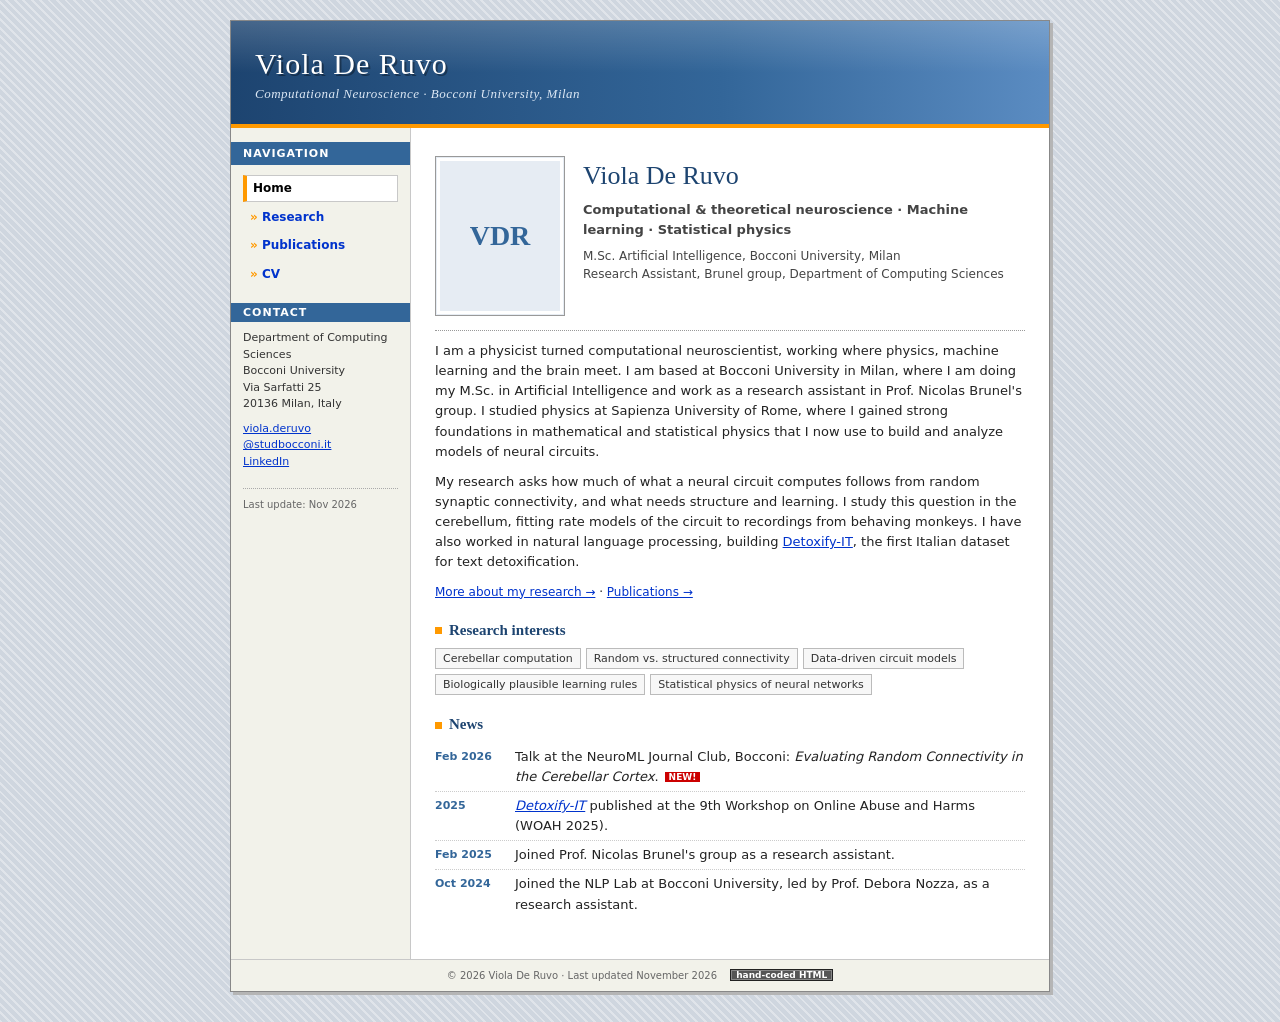
<file: index.html>
<!DOCTYPE html>
<html lang="en">
<head>
  <meta charset="utf-8">
  <meta name="viewport" content="width=device-width, initial-scale=1">
  <title>Viola De Ruvo · Computational Neuroscience</title>
  <meta name="description" content="Viola De Ruvo — M.Sc. student in Artificial Intelligence at Bocconi University working on computational and theoretical neuroscience.">
  <!-- Link preview (WhatsApp, LinkedIn, Slack, email…) and browser-tab icon -->
  <meta property="og:type" content="website">
  <meta property="og:site_name" content="Viola De Ruvo">
  <meta property="og:title" content="Viola De Ruvo · Computational Neuroscience">
  <meta property="og:description" content="Viola De Ruvo — M.Sc. student in Artificial Intelligence at Bocconi University working on computational and theoretical neuroscience.">
  <meta property="og:url" content="https://violaderuvo.github.io/">
  <meta property="og:image" content="https://violaderuvo.github.io/assets/preview.jpg">
  <meta property="og:image:width" content="1200">
  <meta property="og:image:height" content="630">
  <meta property="og:image:alt" content="Illustration of a human brain">
  <meta name="twitter:card" content="summary_large_image">
  <link rel="icon" type="image/png" href="assets/favicon.png">
  <link rel="apple-touch-icon" href="assets/apple-touch-icon.png">
  <link rel="preconnect" href="https://fonts.googleapis.com">
  <link rel="preconnect" href="https://fonts.gstatic.com" crossorigin>
  <link href="https://fonts.googleapis.com/css2?family=Source+Serif+4:ital,opsz,wght@0,8..60,400;0,8..60,600;1,8..60,400&family=Inter:wght@400;500;600&display=swap" rel="stylesheet">
  <link rel="stylesheet" href="style.css">
</head>
<body>

<a class="skip" href="#main">Skip to content</a>

<header class="topbar">
  <div class="wrap topbar-inner">
    <a class="brand" href="index.html">Viola De Ruvo</a>
    <nav aria-label="Main">
      <a href="index.html" class="active" aria-current="page">Home</a>
      <a href="research.html">Research</a>
      <a href="publications.html">Publications</a>
      <a href="cv.pdf" target="_blank" rel="noopener">CV</a>
    </nav>
    <aside class="side-contact" aria-label="Contact">
      <h2>Contact</h2>
      <p>
        Department of Computing Sciences<br>
        Bocconi University<br>
        Via Sarfatti 25<br>
        20136 Milan, Italy
      </p>
      <p>
        <a href="mailto:viola.deruvo@studbocconi.it">viola.deruvo<wbr>@studbocconi.it</a><br>
        <a href="https://www.linkedin.com/in/viola-de-ruvo-aabaa22bb/">LinkedIn</a>
      </p>
    </aside>
  </div>
</header>

<main id="main" class="wrap">
<section class="hero">
    <!-- Replace assets/photo.jpg with your own square photo -->
    <img class="portrait" src="assets/photo.jpg" alt="Portrait of Viola De Ruvo"
         onerror="this.replaceWith(Object.assign(document.createElement('div'),{className:'portrait placeholder',textContent:'VDR'}))">
    <div>
      <h1>Viola De Ruvo</h1>
      <p class="tagline">Computational &amp; theoretical neuroscience · Machine learning · Statistical physics</p>
      <p class="affil">M.Sc. Artificial Intelligence, Bocconi University, Milan<br>
        Research Assistant, Brunel group, Department of Computing Sciences</p>
      <p class="links">
        <!-- Uncomment and fill in when you have them -->
        <!-- <a href="https://scholar.google.com/citations?user=XXXX">Google Scholar</a> -->
        <!-- <a href="https://github.com/USERNAME">GitHub</a> -->
        <!-- <a href="https://orcid.org/XXXX">ORCID</a> -->
      </p>
    </div>
  </section>

  <section class="intro">
    <p>
      I am a physicist turned computational neuroscientist, working where physics, machine learning
      and the brain meet. I am based at Bocconi University in Milan, where I am doing my M.Sc. in
      Artificial Intelligence and work as a research assistant in Prof. Nicolas Brunel's group.
      I studied physics at Sapienza University of Rome, where I gained strong foundations in mathematical
      and statistical physics that I now use to build and analyze models of neural circuits.
    </p>
    <p>
      My research asks how much of what a neural circuit computes follows from random synaptic connectivity,
      and what needs structure and learning. I study this question in the cerebellum, fitting rate models of
      the circuit to recordings from behaving monkeys. I have also worked in natural language processing,
      building <a href="https://aclanthology.org/2025.woah-1.24/">Detoxify-IT</a>, the first Italian dataset for text detoxification.
    </p>
    
    <p class="more"><a href="research.html">More about my research →</a> · <a href="publications.html">Publications →</a></p>

    <h3>Research interests</h3>
    <ul class="tags">
      <li>Cerebellar computation</li>
      <li>Random vs. structured connectivity</li>
      <li>Data-driven circuit models</li>
      <li>Biologically plausible learning rules</li>
      <li>Statistical physics of neural networks</li>
    </ul>

    <h3>News</h3>
    <ul class="news">
      <li><time>Feb 2026</time> <span>Talk at the NeuroML Journal Club, Bocconi: <em>Evaluating Random Connectivity in the Cerebellar Cortex</em>.</span></li>
      <li><time>2025</time> <span><a href="https://aclanthology.org/2025.woah-1.24/"><em>Detoxify-IT</em></a> published at the 9th Workshop on Online Abuse and Harms (WOAH 2025).</span></li>
      <li><time>Feb 2025</time> <span>Joined Prof. Nicolas Brunel's group as a research assistant.</span></li>
      <li><time>Oct 2024</time> <span>Joined the NLP Lab at Bocconi University, led by Prof. Debora Nozza, as a research assistant.</span></li>
    </ul>
  </section>


</main>

<footer class="wrap footer">
  © <span id="year">2026</span> Viola De Ruvo · Last updated November 2026
</footer>

<script>document.getElementById('year').textContent = new Date().getFullYear();</script>
</body>
</html>
</file>
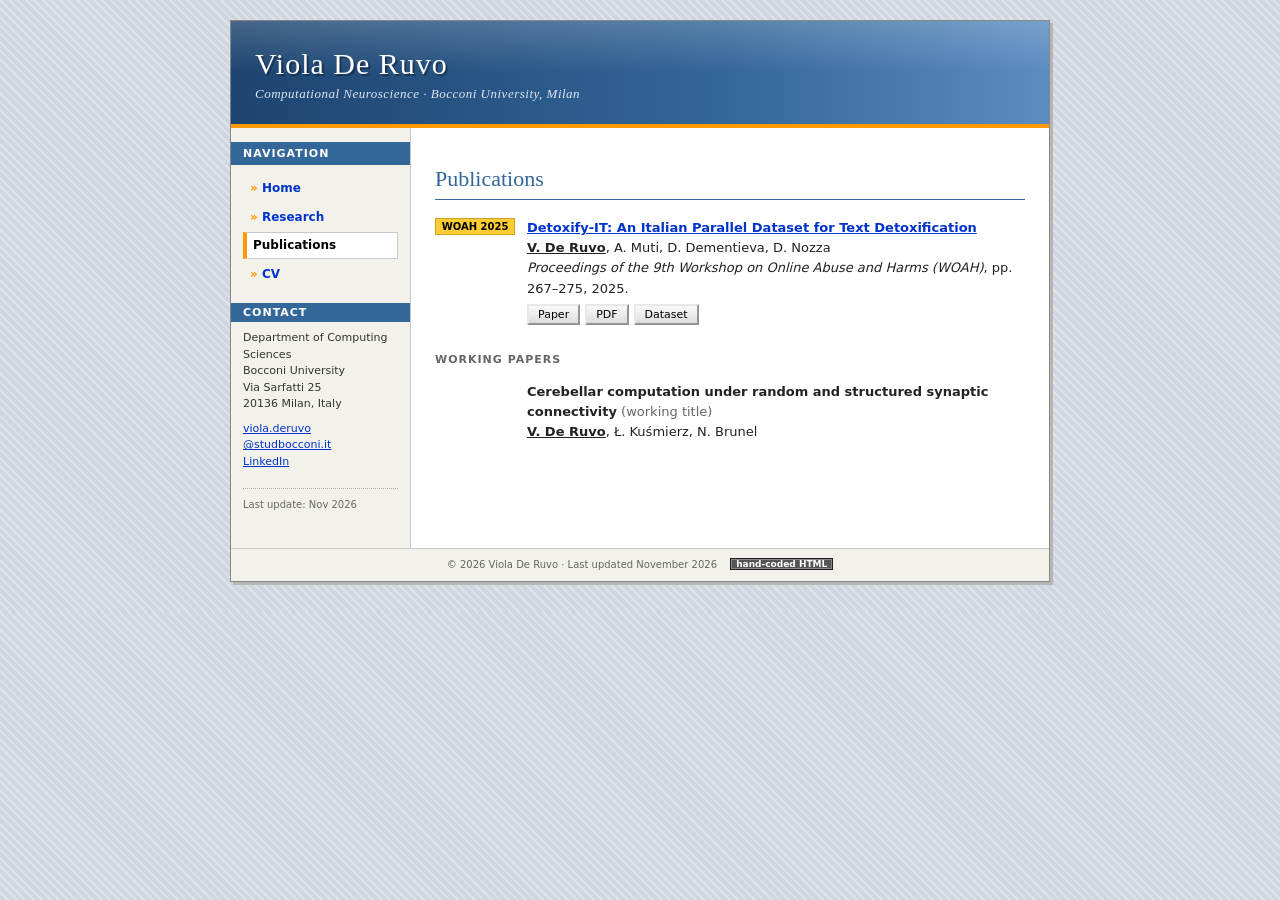
<file: publications.html>
<!DOCTYPE html>
<html lang="en">
<head>
  <meta charset="utf-8">
  <meta name="viewport" content="width=device-width, initial-scale=1">
  <title>Publications · Viola De Ruvo</title>
  <meta name="description" content="Viola De Ruvo — M.Sc. student in Artificial Intelligence at Bocconi University working on computational and theoretical neuroscience.">
  <!-- Link preview (WhatsApp, LinkedIn, Slack, email…) and browser-tab icon -->
  <meta property="og:type" content="website">
  <meta property="og:site_name" content="Viola De Ruvo">
  <meta property="og:title" content="Publications · Viola De Ruvo">
  <meta property="og:description" content="Viola De Ruvo — M.Sc. student in Artificial Intelligence at Bocconi University working on computational and theoretical neuroscience.">
  <meta property="og:url" content="https://violaderuvo.github.io/publications.html">
  <meta property="og:image" content="https://violaderuvo.github.io/assets/preview.jpg">
  <meta property="og:image:width" content="1200">
  <meta property="og:image:height" content="630">
  <meta property="og:image:alt" content="Illustration of a human brain">
  <meta name="twitter:card" content="summary_large_image">
  <link rel="icon" type="image/png" href="assets/favicon.png">
  <link rel="apple-touch-icon" href="assets/apple-touch-icon.png">
  <link rel="preconnect" href="https://fonts.googleapis.com">
  <link rel="preconnect" href="https://fonts.gstatic.com" crossorigin>
  <link href="https://fonts.googleapis.com/css2?family=Source+Serif+4:ital,opsz,wght@0,8..60,400;0,8..60,600;1,8..60,400&family=Inter:wght@400;500;600&display=swap" rel="stylesheet">
  <link rel="stylesheet" href="style.css">
</head>
<body>

<a class="skip" href="#main">Skip to content</a>

<header class="topbar">
  <div class="wrap topbar-inner">
    <a class="brand" href="index.html">Viola De Ruvo</a>
    <nav aria-label="Main">
      <a href="index.html">Home</a>
      <a href="research.html">Research</a>
      <a href="publications.html" class="active" aria-current="page">Publications</a>
      <a href="cv.pdf" target="_blank" rel="noopener">CV</a>
    </nav>
    <aside class="side-contact" aria-label="Contact">
      <h2>Contact</h2>
      <p>
        Department of Computing Sciences<br>
        Bocconi University<br>
        Via Sarfatti 25<br>
        20136 Milan, Italy
      </p>
      <p>
        <a href="mailto:viola.deruvo@studbocconi.it">viola.deruvo<wbr>@studbocconi.it</a><br>
        <a href="https://www.linkedin.com/in/viola-de-ruvo-aabaa22bb/">LinkedIn</a>
      </p>
    </aside>
  </div>
</header>

<main id="main" class="wrap">
  <section class="page">
    <h2>Publications</h2>

    <ol class="pubs">
      <li>
        <span class="venue">WOAH 2025</span>
        <div>
          <a class="pub-title" href="https://aclanthology.org/2025.woah-1.24/">Detoxify-IT: An Italian Parallel Dataset for Text Detoxification</a><br>
          <span class="me">V. De Ruvo</span>, A. Muti, D. Dementieva, D. Nozza<br>
          <em>Proceedings of the 9th Workshop on Online Abuse and Harms (WOAH)</em>, pp. 267–275, 2025.
          <div class="pub-links">
            <a class="btn" href="https://aclanthology.org/2025.woah-1.24/">Paper</a>
            <a class="btn" href="https://aclanthology.org/2025.woah-1.24.pdf">PDF</a>
            <a class="btn" href="https://github.com/MilaNLProc/detoxify-it">Dataset</a>
          </div>
        </div>
      </li>
    </ol>

    <h3 class="sub">Working Papers</h3>
    <ol class="pubs">
      <li>
        <span class="venue"></span>
        <div>
          <strong class="pub-title">Cerebellar computation under random and structured synaptic connectivity</strong> <span class="muted">(working title)</span><br>
          <span class="me">V. De Ruvo</span>, Ł. Kuśmierz, N. Brunel
        </div>
      </li>
    </ol>
  </section>

</main>

<footer class="wrap footer">
  © <span id="year">2026</span> Viola De Ruvo · Last updated November 2026
</footer>

<script>document.getElementById('year').textContent = new Date().getFullYear();</script>
</body>
</html>
</file>
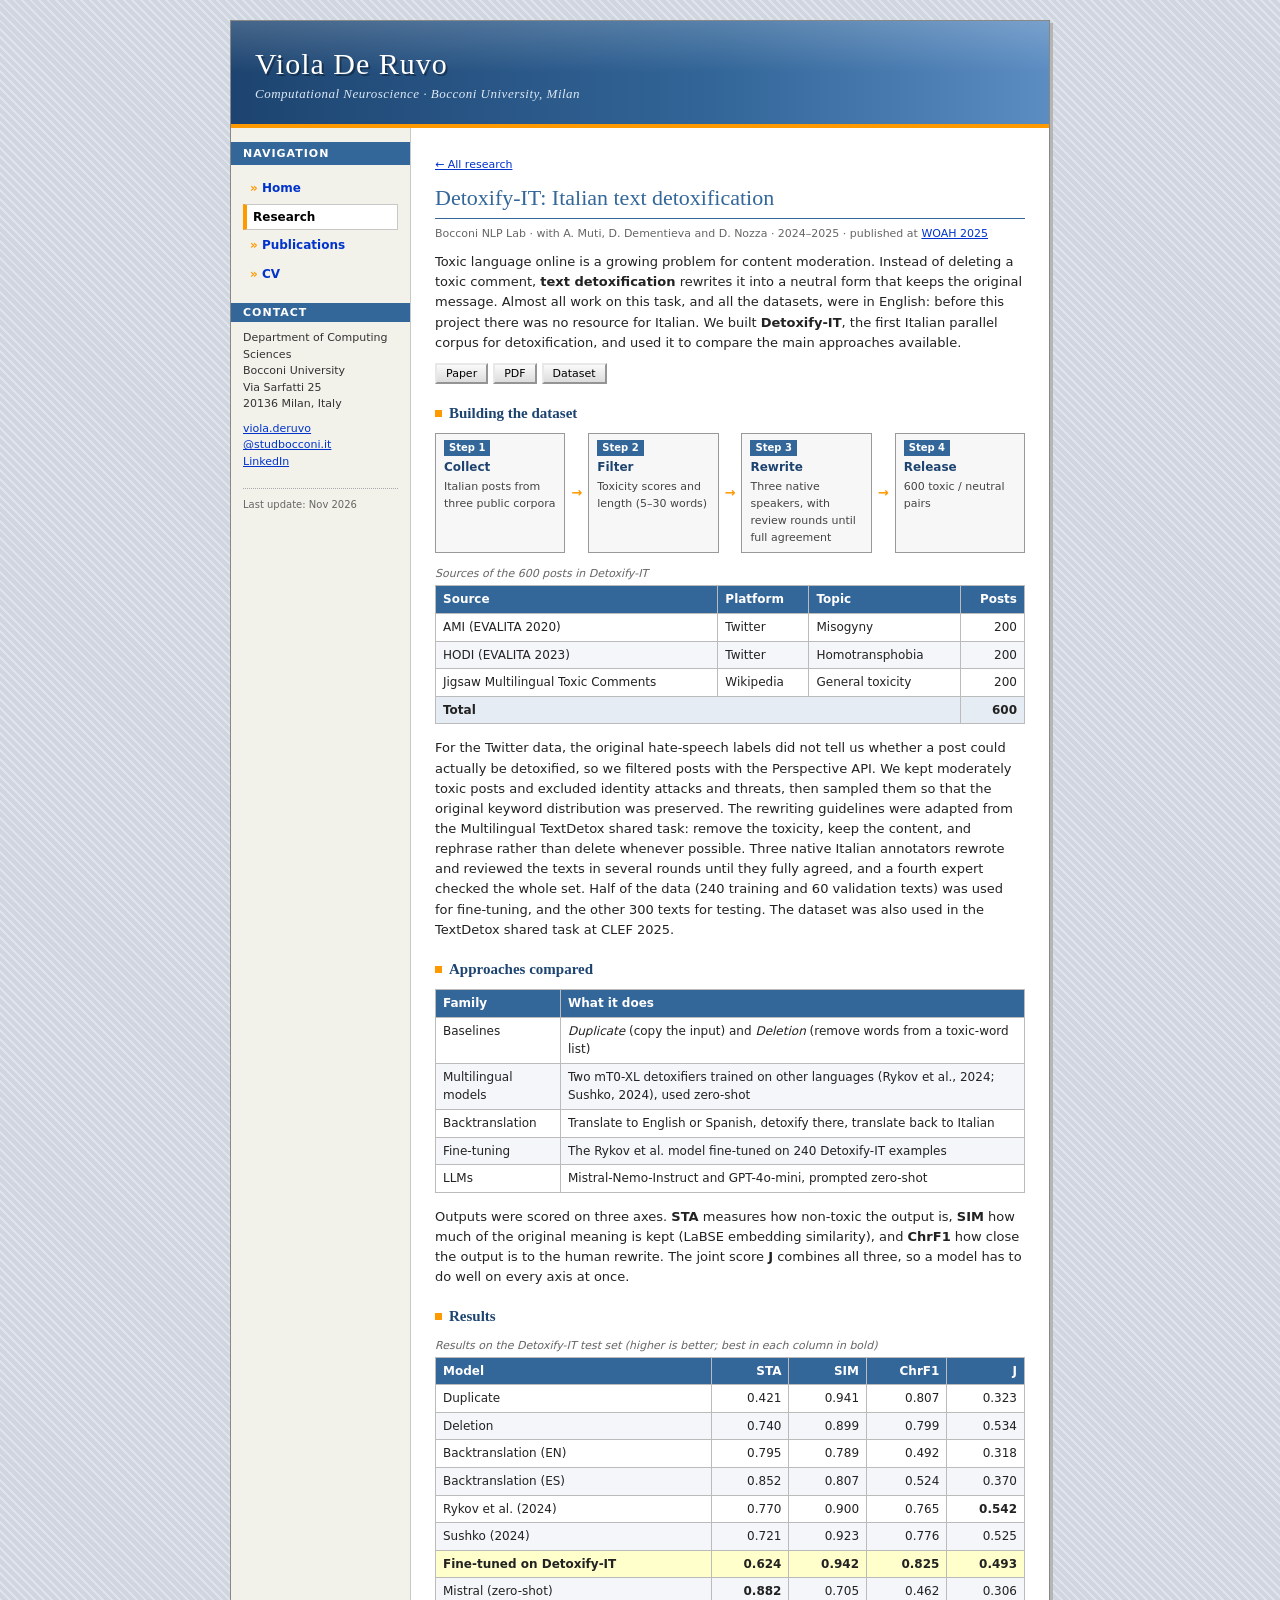
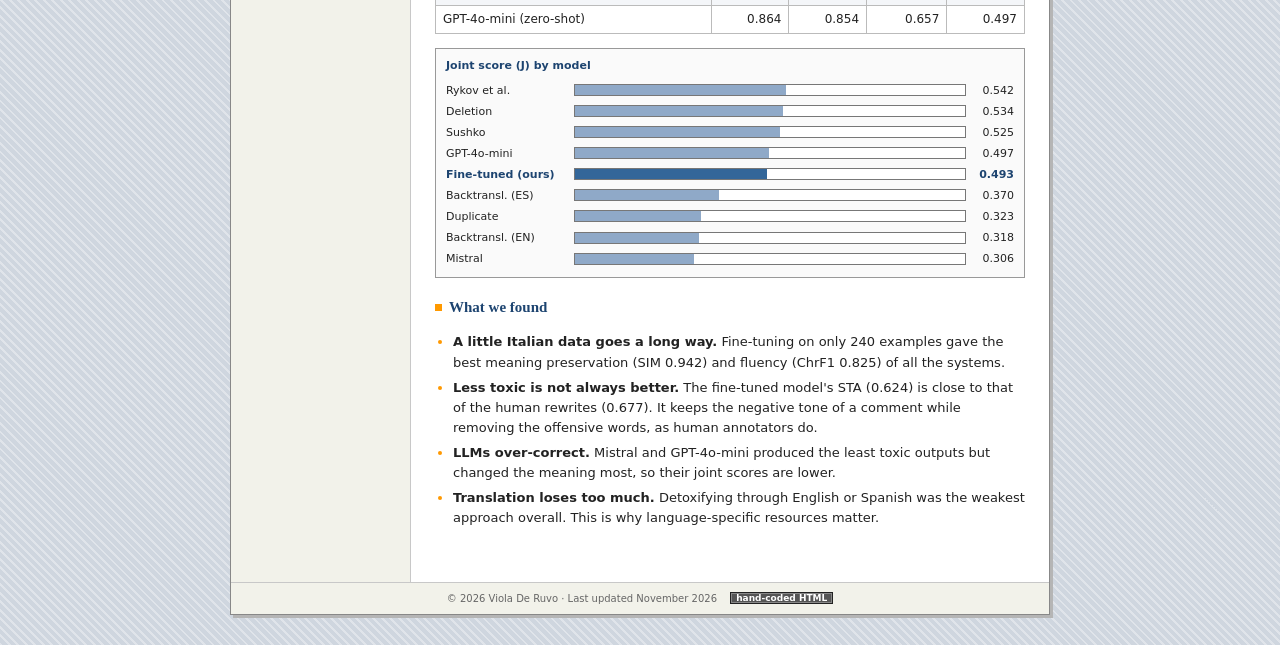
<file: research-detoxify-it.html>
<!DOCTYPE html>
<html lang="en">
<head>
  <meta charset="utf-8">
  <meta name="viewport" content="width=device-width, initial-scale=1">
  <title>Detoxify-IT · Viola De Ruvo</title>
  <meta name="description" content="Viola De Ruvo — M.Sc. student in Artificial Intelligence at Bocconi University working on computational and theoretical neuroscience.">
  <!-- Link preview (WhatsApp, LinkedIn, Slack, email…) and browser-tab icon -->
  <meta property="og:type" content="website">
  <meta property="og:site_name" content="Viola De Ruvo">
  <meta property="og:title" content="Detoxify-IT · Viola De Ruvo">
  <meta property="og:description" content="Viola De Ruvo — M.Sc. student in Artificial Intelligence at Bocconi University working on computational and theoretical neuroscience.">
  <meta property="og:url" content="https://violaderuvo.github.io/research-detoxify-it.html">
  <meta property="og:image" content="https://violaderuvo.github.io/assets/preview.jpg">
  <meta property="og:image:width" content="1200">
  <meta property="og:image:height" content="630">
  <meta property="og:image:alt" content="Illustration of a human brain">
  <meta name="twitter:card" content="summary_large_image">
  <link rel="icon" type="image/png" href="assets/favicon.png">
  <link rel="apple-touch-icon" href="assets/apple-touch-icon.png">
  <link rel="preconnect" href="https://fonts.googleapis.com">
  <link rel="preconnect" href="https://fonts.gstatic.com" crossorigin>
  <link href="https://fonts.googleapis.com/css2?family=Source+Serif+4:ital,opsz,wght@0,8..60,400;0,8..60,600;1,8..60,400&family=Inter:wght@400;500;600&display=swap" rel="stylesheet">
  <link rel="stylesheet" href="style.css">
</head>
<body>

<a class="skip" href="#main">Skip to content</a>

<header class="topbar">
  <div class="wrap topbar-inner">
    <a class="brand" href="index.html">Viola De Ruvo</a>
    <nav aria-label="Main">
      <a href="index.html">Home</a>
      <a href="research.html" class="active" aria-current="page">Research</a>
      <a href="publications.html">Publications</a>
      <a href="cv.pdf" target="_blank" rel="noopener">CV</a>
    </nav>
    <aside class="side-contact" aria-label="Contact">
      <h2>Contact</h2>
      <p>
        Department of Computing Sciences<br>
        Bocconi University<br>
        Via Sarfatti 25<br>
        20136 Milan, Italy
      </p>
      <p>
        <a href="mailto:viola.deruvo@studbocconi.it">viola.deruvo<wbr>@studbocconi.it</a><br>
        <a href="https://www.linkedin.com/in/viola-de-ruvo-aabaa22bb/">LinkedIn</a>
      </p>
    </aside>
  </div>
</header>

<main id="main" class="wrap">
  <section class="page">
    <p class="back"><a href="research.html">← All research</a></p>
    <article class="detail">
      <h2>Detoxify-IT: Italian text detoxification</h2>
      <p class="meta">Bocconi NLP Lab · with A. Muti, D. Dementieva and D. Nozza · 2024–2025 ·
        published at <a href="https://aclanthology.org/2025.woah-1.24/">WOAH 2025</a></p>

      <p>
        Toxic language online is a growing problem for content moderation. Instead of deleting a toxic comment,
        <strong>text detoxification</strong> rewrites it into a neutral form that keeps the original message.
        Almost all work on this task, and all the datasets, were in English: before this project there was no
        resource for Italian. We built <strong>Detoxify-IT</strong>, the first Italian parallel corpus for
        detoxification, and used it to compare the main approaches available.
      </p>

      <div class="pub-links">
        <a class="btn" href="https://aclanthology.org/2025.woah-1.24/">Paper</a>
        <a class="btn" href="https://aclanthology.org/2025.woah-1.24.pdf">PDF</a>
        <a class="btn" href="https://github.com/MilaNLProc/detoxify-it">Dataset</a>
      </div>

      <h4>Building the dataset</h4>
      <div class="pipeline" aria-label="Dataset construction pipeline">
        <div class="step"><span class="num">1</span><strong>Collect</strong><span>Italian posts from three public corpora</span></div>
        <div class="arrow" aria-hidden="true">→</div>
        <div class="step"><span class="num">2</span><strong>Filter</strong><span>Toxicity scores and length (5–30 words)</span></div>
        <div class="arrow" aria-hidden="true">→</div>
        <div class="step"><span class="num">3</span><strong>Rewrite</strong><span>Three native speakers, with review rounds until full agreement</span></div>
        <div class="arrow" aria-hidden="true">→</div>
        <div class="step"><span class="num">4</span><strong>Release</strong><span>600 toxic / neutral pairs</span></div>
      </div>

      <div class="table-wrap">
      <table>
        <caption>Sources of the 600 posts in Detoxify-IT</caption>
        <thead><tr><th>Source</th><th>Platform</th><th>Topic</th><th class="num">Posts</th></tr></thead>
        <tbody>
          <tr><td>AMI (EVALITA 2020)</td><td>Twitter</td><td>Misogyny</td><td class="num">200</td></tr>
          <tr><td>HODI (EVALITA 2023)</td><td>Twitter</td><td>Homotransphobia</td><td class="num">200</td></tr>
          <tr><td>Jigsaw Multilingual Toxic Comments</td><td>Wikipedia</td><td>General toxicity</td><td class="num">200</td></tr>
        </tbody>
        <tfoot><tr><td colspan="3">Total</td><td class="num">600</td></tr></tfoot>
      </table>
      </div>

      <p>
        For the Twitter data, the original hate-speech labels did not tell us whether a post could actually be
        detoxified, so we filtered posts with the Perspective API. We kept moderately toxic posts and excluded
        identity attacks and threats, then sampled them so that the original keyword distribution was preserved.
        The rewriting guidelines were adapted from the Multilingual TextDetox shared task: remove the toxicity,
        keep the content, and rephrase rather than delete whenever possible. Three native Italian annotators
        rewrote and reviewed the texts in several rounds until they fully agreed, and a fourth expert checked the
        whole set. Half of the data (240 training and 60 validation texts) was used for fine-tuning, and the other
        300 texts for testing. The dataset was also used in the TextDetox shared task at CLEF 2025.
      </p>

      <h4>Approaches compared</h4>
      <div class="table-wrap">
      <table>
        <thead><tr><th>Family</th><th>What it does</th></tr></thead>
        <tbody>
          <tr><td>Baselines</td><td><em>Duplicate</em> (copy the input) and <em>Deletion</em> (remove words from a toxic-word list)</td></tr>
          <tr><td>Multilingual models</td><td>Two mT0-XL detoxifiers trained on other languages (Rykov et al., 2024; Sushko, 2024), used zero-shot</td></tr>
          <tr><td>Backtranslation</td><td>Translate to English or Spanish, detoxify there, translate back to Italian</td></tr>
          <tr><td>Fine-tuning</td><td>The Rykov et al. model fine-tuned on 240 Detoxify-IT examples</td></tr>
          <tr><td>LLMs</td><td>Mistral-Nemo-Instruct and GPT-4o-mini, prompted zero-shot</td></tr>
        </tbody>
      </table>
      </div>

      <p>
        Outputs were scored on three axes. <strong>STA</strong> measures how non-toxic the output is,
        <strong>SIM</strong> how much of the original meaning is kept (LaBSE embedding similarity), and
        <strong>ChrF1</strong> how close the output is to the human rewrite. The joint score <strong>J</strong>
        combines all three, so a model has to do well on every axis at once.
      </p>

      <h4>Results</h4>
      <div class="table-wrap">
      <table class="results">
        <caption>Results on the Detoxify-IT test set (higher is better; best in each column in bold)</caption>
        <thead><tr><th>Model</th><th class="num">STA</th><th class="num">SIM</th><th class="num">ChrF1</th><th class="num">J</th></tr></thead>
        <tbody>
          <tr><td>Duplicate</td><td class="num">0.421</td><td class="num">0.941</td><td class="num">0.807</td><td class="num">0.323</td></tr>
          <tr><td>Deletion</td><td class="num">0.740</td><td class="num">0.899</td><td class="num">0.799</td><td class="num">0.534</td></tr>
          <tr><td>Backtranslation (EN)</td><td class="num">0.795</td><td class="num">0.789</td><td class="num">0.492</td><td class="num">0.318</td></tr>
          <tr><td>Backtranslation (ES)</td><td class="num">0.852</td><td class="num">0.807</td><td class="num">0.524</td><td class="num">0.370</td></tr>
          <tr><td>Rykov et al. (2024)</td><td class="num">0.770</td><td class="num">0.900</td><td class="num">0.765</td><td class="num"><strong>0.542</strong></td></tr>
          <tr><td>Sushko (2024)</td><td class="num">0.721</td><td class="num">0.923</td><td class="num">0.776</td><td class="num">0.525</td></tr>
          <tr class="highlight"><td>Fine-tuned on Detoxify-IT</td><td class="num">0.624</td><td class="num"><strong>0.942</strong></td><td class="num"><strong>0.825</strong></td><td class="num">0.493</td></tr>
          <tr><td>Mistral (zero-shot)</td><td class="num"><strong>0.882</strong></td><td class="num">0.705</td><td class="num">0.462</td><td class="num">0.306</td></tr>
          <tr><td>GPT-4o-mini (zero-shot)</td><td class="num">0.864</td><td class="num">0.854</td><td class="num">0.657</td><td class="num">0.497</td></tr>
        </tbody>
      </table>
      </div>

      <figure class="bars" aria-label="Joint score by model">
        <figcaption>Joint score (J) by model</figcaption>
        <div class="bar"><span>Rykov et al.</span><div><i style="width:54.2%"></i></div><b>0.542</b></div>
        <div class="bar"><span>Deletion</span><div><i style="width:53.4%"></i></div><b>0.534</b></div>
        <div class="bar"><span>Sushko</span><div><i style="width:52.5%"></i></div><b>0.525</b></div>
        <div class="bar"><span>GPT-4o-mini</span><div><i style="width:49.7%"></i></div><b>0.497</b></div>
        <div class="bar hl"><span>Fine-tuned (ours)</span><div><i style="width:49.3%"></i></div><b>0.493</b></div>
        <div class="bar"><span>Backtransl. (ES)</span><div><i style="width:37.0%"></i></div><b>0.370</b></div>
        <div class="bar"><span>Duplicate</span><div><i style="width:32.3%"></i></div><b>0.323</b></div>
        <div class="bar"><span>Backtransl. (EN)</span><div><i style="width:31.8%"></i></div><b>0.318</b></div>
        <div class="bar"><span>Mistral</span><div><i style="width:30.6%"></i></div><b>0.306</b></div>
      </figure>

      <h4>What we found</h4>
      <ul class="findings">
        <li><strong>A little Italian data goes a long way.</strong> Fine-tuning on only 240 examples gave the best
          meaning preservation (SIM 0.942) and fluency (ChrF1 0.825) of all the systems.</li>
        <li><strong>Less toxic is not always better.</strong> The fine-tuned model's STA (0.624) is close
          to that of the human rewrites (0.677). It keeps the negative tone of a comment while removing the offensive
          words, as human annotators do.</li>
        <li><strong>LLMs over-correct.</strong> Mistral and GPT-4o-mini produced the least toxic outputs but changed
          the meaning most, so their joint scores are lower.</li>
        <li><strong>Translation loses too much.</strong> Detoxifying through English or Spanish was the weakest
          approach overall. This is why language-specific resources matter.</li>
      </ul>
    </article>
  </section>

</main>

<footer class="wrap footer">
  © <span id="year">2026</span> Viola De Ruvo · Last updated November 2026
</footer>

<script>document.getElementById('year').textContent = new Date().getFullYear();</script>
</body>
</html>
</file>
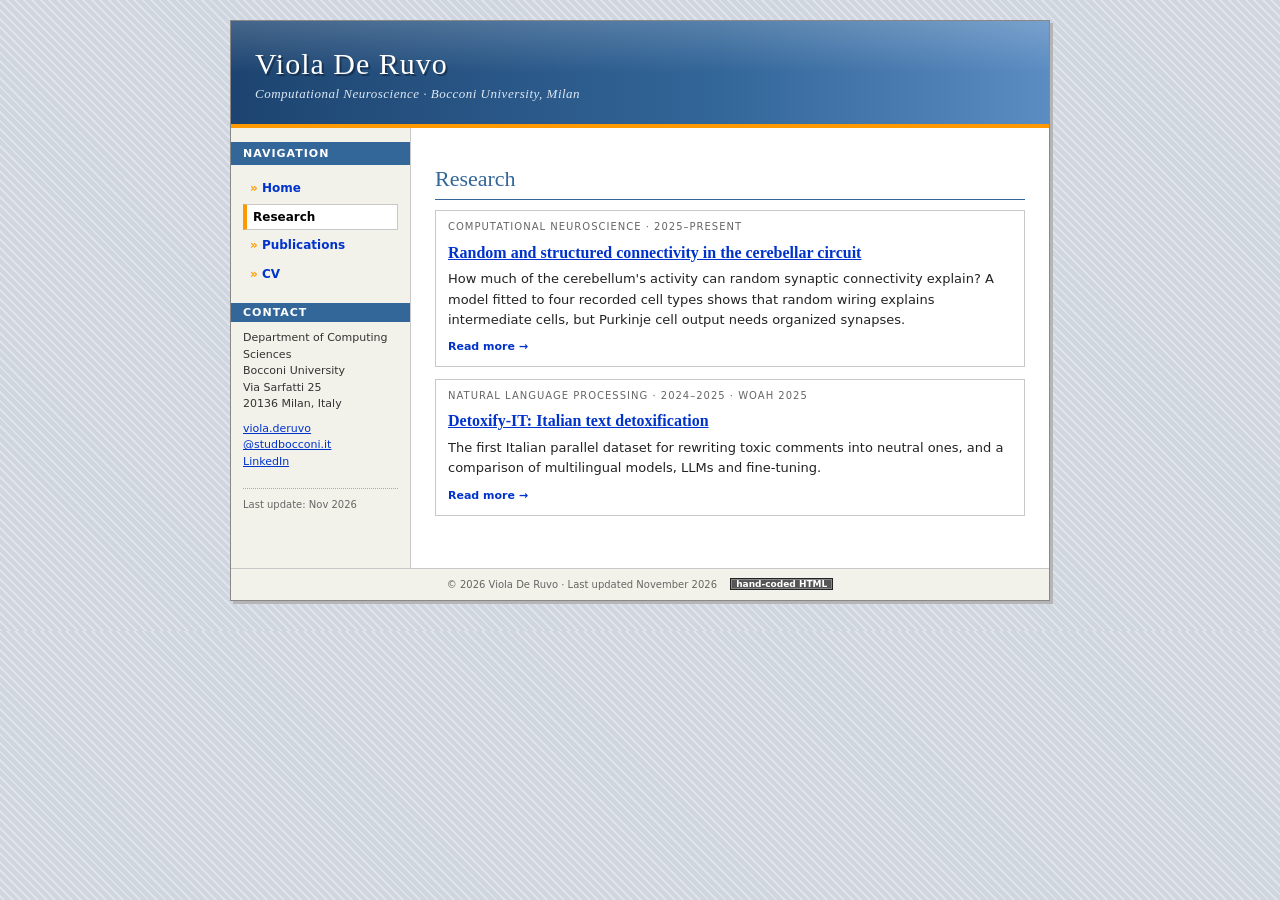
<file: research.html>
<!DOCTYPE html>
<html lang="en">
<head>
  <meta charset="utf-8">
  <meta name="viewport" content="width=device-width, initial-scale=1">
  <title>Research · Viola De Ruvo</title>
  <meta name="description" content="Viola De Ruvo — M.Sc. student in Artificial Intelligence at Bocconi University working on computational and theoretical neuroscience.">
  <!-- Link preview (WhatsApp, LinkedIn, Slack, email…) and browser-tab icon -->
  <meta property="og:type" content="website">
  <meta property="og:site_name" content="Viola De Ruvo">
  <meta property="og:title" content="Research · Viola De Ruvo">
  <meta property="og:description" content="Viola De Ruvo — M.Sc. student in Artificial Intelligence at Bocconi University working on computational and theoretical neuroscience.">
  <meta property="og:url" content="https://violaderuvo.github.io/research.html">
  <meta property="og:image" content="https://violaderuvo.github.io/assets/preview.jpg">
  <meta property="og:image:width" content="1200">
  <meta property="og:image:height" content="630">
  <meta property="og:image:alt" content="Illustration of a human brain">
  <meta name="twitter:card" content="summary_large_image">
  <link rel="icon" type="image/png" href="assets/favicon.png">
  <link rel="apple-touch-icon" href="assets/apple-touch-icon.png">
  <link rel="preconnect" href="https://fonts.googleapis.com">
  <link rel="preconnect" href="https://fonts.gstatic.com" crossorigin>
  <link href="https://fonts.googleapis.com/css2?family=Source+Serif+4:ital,opsz,wght@0,8..60,400;0,8..60,600;1,8..60,400&family=Inter:wght@400;500;600&display=swap" rel="stylesheet">
  <link rel="stylesheet" href="style.css">
</head>
<body>

<a class="skip" href="#main">Skip to content</a>

<header class="topbar">
  <div class="wrap topbar-inner">
    <a class="brand" href="index.html">Viola De Ruvo</a>
    <nav aria-label="Main">
      <a href="index.html">Home</a>
      <a href="research.html" class="active" aria-current="page">Research</a>
      <a href="publications.html">Publications</a>
      <a href="cv.pdf" target="_blank" rel="noopener">CV</a>
    </nav>
    <aside class="side-contact" aria-label="Contact">
      <h2>Contact</h2>
      <p>
        Department of Computing Sciences<br>
        Bocconi University<br>
        Via Sarfatti 25<br>
        20136 Milan, Italy
      </p>
      <p>
        <a href="mailto:viola.deruvo@studbocconi.it">viola.deruvo<wbr>@studbocconi.it</a><br>
        <a href="https://www.linkedin.com/in/viola-de-ruvo-aabaa22bb/">LinkedIn</a>
      </p>
    </aside>
  </div>
</header>

<main id="main" class="wrap">
  <section class="page">
    <h2>Research</h2>
    
    <a class="project-card" href="research-cerebellum.html">
      <!-- Optional thumbnail: <img src="assets/cerebellum-thumb.png" alt=""> -->
      <div>
        <p class="kicker">Computational neuroscience · 2025–present</p>
        <h3>Random and structured connectivity in the cerebellar circuit</h3>
        <p>How much of the cerebellum's activity can random synaptic connectivity explain? A model fitted to four
          recorded cell types shows that random wiring explains intermediate cells, but Purkinje cell output needs
          organized synapses.</p>
        <span class="more">Read more →</span>
      </div>
    </a>

    <a class="project-card" href="research-detoxify-it.html">
      <div>
        <p class="kicker">Natural language processing · 2024–2025 · WOAH 2025</p>
        <h3>Detoxify-IT: Italian text detoxification</h3>
        <p>The first Italian parallel dataset for rewriting toxic comments into neutral ones, and a comparison of
          multilingual models, LLMs and fine-tuning.</p>
        <span class="more">Read more →</span>
      </div>
    </a>
  </section>

</main>

<footer class="wrap footer">
  © <span id="year">2026</span> Viola De Ruvo · Last updated November 2026
</footer>

<script>document.getElementById('year').textContent = new Date().getFullYear();</script>
</body>
</html>
</file>
<file: style.css>
/* =============================================================================
   Viola De Ruvo · "old-school" theme, in the style of an early-2000s
   academic homepage: fixed-width page, banner, left navigation column,
   Verdana text, blue underlined links, dotted rules.
   ========================================================================== */

:root {
  --bg: #fff;
  --text: #222;
  --muted: #666;
  --line: #c8c8c8;
  --navy: #336699;
  --navy-dark: #1d4470;
  --link: #0033cc;
  --visited: #663399;
  --accent: #336699;
  --accent-2: #cc3333;
  --accent-soft: #eef3f9;
  --side: #f2f2ea;
  --card: #fff;
  --ui: Verdana, Geneva, "DejaVu Sans", sans-serif;
  --head: Georgia, "Times New Roman", serif;
}

/* ---------- Page frame ---------- */
* { box-sizing: border-box; }
html { background: #d9d9d9; }
body {
  /* the page itself is a fixed-width two-column grid */
  display: grid;
  grid-template-columns: 180px 1fr;
  grid-template-rows: auto auto 1fr auto;
  grid-template-areas:
    "banner  banner"
    "nav     main"
    "contact main"
    "foot    foot";
  max-width: 820px;
  margin: 20px auto 30px;
  background: var(--bg);
  border: 1px solid #888;
  box-shadow: 3px 3px 0 #b5b5b5;
  font-family: var(--ui);
  font-size: 13px;
  line-height: 1.55;
  color: var(--text);
}
html {
  /* classic subtle tiled background */
  background:
    repeating-linear-gradient(45deg, rgba(255,255,255,.35) 0 2px, transparent 2px 6px),
    #cfd6df;
}
header.topbar, .topbar-inner { display: contents; }   /* let brand + nav join the grid */

a { color: var(--link); text-decoration: underline; }
a:visited { color: var(--visited); }
a:hover { color: #cc0000; }
.muted { color: var(--muted); }
.skip { position: absolute; left: -999px; }
.skip:focus { left: 1rem; top: 1rem; background: #ffffcc; border: 1px solid #000; padding: 4px 8px; z-index: 9; }

/* ---------- Banner ---------- */
.brand {
  grid-area: banner;
  display: block;
  padding: 26px 24px 22px;
  background:
    linear-gradient(to bottom, rgba(255,255,255,.18), rgba(255,255,255,0) 50%),
    linear-gradient(to right, var(--navy-dark), var(--navy) 60%, #5b8cc2);
  border-bottom: 4px solid #ff9900;
  color: #fff !important;
  text-decoration: none;
  font: normal 30px/1.1 var(--head);
  letter-spacing: 1px;
  text-shadow: 2px 2px 0 rgba(0,0,0,.35);
}
.brand::after {
  content: "Computational Neuroscience · Bocconi University, Milan";
  display: block; margin-top: 6px;
  font: italic 13px var(--head); letter-spacing: .5px; color: #dce8f5; text-shadow: none;
}
.brand:hover { color: #fff; }

/* ---------- Left navigation column ---------- */
nav {
  grid-area: nav;
  background: var(--side);
  border-right: 1px solid var(--line);
  padding: 14px 12px 10px;
  display: flex; flex-direction: column; gap: 2px;
  font-size: 12px;
}
nav::before {
  content: "Navigation";
  display: block; margin: 0 -12px 8px; padding: 3px 12px;
  background: var(--navy); color: #fff; font-weight: bold; font-size: 11px;
  text-transform: uppercase; letter-spacing: 1px;
}
nav a, nav a:visited {
  display: block; padding: 3px 6px; color: var(--link); font-weight: bold; text-decoration: none;
  border: 1px solid transparent;
}
nav a::before { content: "» "; color: #ff9900; }
nav a:hover { background: #ffffcc; border-color: #e0d890; color: #cc0000; text-decoration: underline; }
nav a.active { color: #000; background: #fff; border: 1px solid var(--line); border-left: 4px solid #ff9900; }
nav a.active::before { content: ""; }
.side-contact::after {
  content: "Last update: Nov 2026";
  display: block; margin-top: 18px; padding-top: 8px; border-top: 1px dotted #aaa;
  font-weight: normal; font-size: 10px; color: var(--muted);
}

/* ---------- Left column: contact box ---------- */
.side-contact {
  grid-area: contact;
  background: var(--side);
  border-right: 1px solid var(--line);
  padding: 6px 12px 24px;
  font-size: 11px; line-height: 1.5; color: #333;
}
.side-contact h2 {
  margin: 0 -12px 8px; padding: 3px 12px; border: 0;
  background: var(--navy); color: #fff; font: bold 11px var(--ui);
  text-transform: uppercase; letter-spacing: 1px;
}
.side-contact p { margin: 0 0 8px; }
.side-contact a { overflow-wrap: anywhere; }

/* ---------- Main content ---------- */
main.wrap { grid-area: main; grid-row: 2 / span 2; padding: 18px 24px 26px; min-width: 0; min-height: 420px; }
section { padding: 10px 0 14px; }
section + section { border-top: 1px dotted #999; }

h1, h2, h3, h4 { font-family: var(--head); font-weight: normal; }
h1 { font-size: 26px; color: var(--navy-dark); margin: 0 0 4px; }
h2 {
  font-size: 19px; color: var(--navy); margin: 6px 0 10px; padding-bottom: 3px;
  border-bottom: 1px solid var(--navy);
}
h3, h4 {
  font-size: 15px; font-weight: bold; color: var(--navy-dark); margin: 18px 0 6px;
}
h3::before, h4::before {
  content: ""; display: inline-block; width: 7px; height: 7px; margin: 0 7px 2px 0;
  background: #ff9900; vertical-align: middle;
}
h3.sub { font-family: var(--ui); font-size: 11px; font-weight: bold; text-transform: uppercase; letter-spacing: 1px; color: var(--muted); }
h3.sub::before { display: none; }
p { margin: 0 0 10px; }

/* ---------- Home ---------- */
.hero { display: flex; gap: 18px; align-items: flex-start; }
.portrait {
  width: 130px; height: 160px; object-fit: cover; flex-shrink: 0;
  padding: 3px; background: #fff; border: 1px solid #999;
}
.portrait.placeholder {
  display: grid; place-items: center; background: #e6ecf3; color: var(--navy);
  font: bold 28px var(--head); border: 1px solid #999; outline: 3px solid #fff; outline-offset: -5px;
}
.tagline { font-weight: bold; color: #444; margin: 0 0 6px; }
.affil { color: #444; margin: 0 0 8px; font-size: 12px; }
.links { display: flex; gap: 6px; flex-wrap: wrap; margin: 0; }

/* Old-fashioned form buttons */
.links a, .btn, .links a:visited, .btn:visited {
  display: inline-block; padding: 2px 9px; font: 11px var(--ui); color: #000; text-decoration: none;
  background: linear-gradient(to bottom, #fafafa, #dcdcdc);
  border: 2px outset #e8e8e8;
}
.links a:hover, .btn:hover { background: #fff8c4; color: #000; }
.links a:active, .btn:active { border-style: inset; }
h2 .btn { margin-left: 8px; vertical-align: middle; }

.intro .more { font-size: 12px; }
.tags { list-style: none; padding: 0; margin: 4px 0 0; display: flex; flex-wrap: wrap; gap: 5px; }
.tags li {
  font-size: 11px; padding: 1px 7px; background: #f7f7f7; border: 1px solid #bbb; color: #333;
}
.news { list-style: none; padding: 0; margin: 0; }
.news li { display: grid; grid-template-columns: 70px 1fr; gap: 10px; padding: 4px 0; border-bottom: 1px dotted #ccc; }
.news li:last-child { border-bottom: none; }
.news time { font-weight: bold; color: var(--navy); font-size: 11px; padding-top: 1px; }
.news li:first-child span::after {
  content: "new!"; margin-left: 6px; padding: 0 4px;
  font: bold 9px var(--ui); text-transform: uppercase; color: #fff; background: #cc0000; vertical-align: 1px;
  animation: blink 1.6s steps(1) infinite;
}
@keyframes blink { 50% { opacity: .25; } }
@media (prefers-reduced-motion: reduce) { .news li:first-child span::after { animation: none; } }
#contact p { background: var(--side); border: 1px solid var(--line); padding: 8px 12px; margin: 0; }

/* ---------- Pages ---------- */
.page { min-height: 0; }
.page > h2, .detail h2 { font-size: 22px; }
.lead { color: #444; }
.meta { color: var(--muted); font-size: 11px; margin: -4px 0 10px; }
.back { font-size: 11px; margin: 0 0 8px; }

/* Research overview: boxed entries */
.project { border: 1px solid var(--line); padding: 10px 12px; margin-bottom: 12px; }
.project-card, .project-card:visited {
  display: block; margin: 0 0 12px; color: var(--text); text-decoration: none;
  border: 1px solid var(--line); background: #fff;
}
.project-card > div { padding: 8px 12px 10px; }
.project-card:hover { background: #ffffee; border-color: #c9b96a; color: var(--text); }
.project-card img { display: block; width: 100%; height: 120px; object-fit: cover; border-bottom: 1px solid var(--line); }
.project-card h3 { margin: 4px 0 4px; color: var(--link); text-decoration: underline; font-family: var(--head); font-size: 16px; }
.project-card h3::before { display: none; }
.project-card p { margin: 0 0 6px; }
.kicker { font-size: 10px; text-transform: uppercase; letter-spacing: 1px; color: var(--muted); margin: 0; }
.project-card .more { font-size: 11px; font-weight: bold; color: var(--link); }

/* ---------- Publications ---------- */
.pubs { list-style: none; padding: 0; margin: 0; }
.pubs li { display: grid; grid-template-columns: 80px 1fr; gap: 12px; padding: 8px 0; border-bottom: 1px dotted #ccc; }
.pubs li:last-child { border-bottom: none; }
.venue:empty { visibility: hidden; }
.venue {
  align-self: start; text-align: center; font: bold 10px var(--ui); padding: 2px 4px;
  background: #ffcc33; border: 1px solid #c9a227; color: #000;
}
.pub-title { font-weight: bold; }
a.pub-title { color: var(--link); }
.me { font-weight: bold; text-decoration: underline; }
.pub-links { margin-top: 5px; display: flex; gap: 5px; flex-wrap: wrap; }

.entry { display: grid; grid-template-columns: 90px 1fr; gap: 10px; padding: 4px 0; }
.when { color: var(--muted); font-size: 11px; }

/* ---------- Detail pages ---------- */
.tldr { background: #ffffcc; border: 1px dashed #c9a227; padding: 8px 12px; margin: 10px 0; }
.tldr p { margin: 0; }
.tldr .kicker { color: #8a6d00; font-weight: bold; margin-bottom: 3px; }

.pipeline { display: flex; gap: 6px; margin: 8px 0 12px; flex-wrap: wrap; align-items: stretch; }
.pipeline .step {
  flex: 1 1 120px; display: flex; flex-direction: column; gap: 2px;
  border: 1px solid #999; background: #f7f7f7; padding: 6px 8px; font-size: 11px; color: #444;
}
.pipeline .step strong { color: var(--navy-dark); font-size: 12px; }
.pipeline .num { font-weight: bold; color: #fff; background: var(--navy); align-self: flex-start; padding: 0 5px; font-size: 10px; }
.pipeline .num::before { content: "Step "; }
.pipeline .arrow { align-self: center; color: #ff9900; font-weight: bold; }

/* Tables with coloured header rows */
.table-wrap { overflow-x: auto; margin: 8px 0 14px; }
table { width: 100%; border-collapse: collapse; font-size: 12px; border: 1px solid #999; }
caption { caption-side: top; text-align: left; font-size: 11px; font-style: italic; color: var(--muted); padding-bottom: 3px; }
th, td { border: 1px solid #bbb; padding: 4px 7px; text-align: left; vertical-align: top; }
thead th { background: var(--navy); color: #fff; font-weight: bold; }
tbody tr:nth-child(even) td { background: #f4f6f9; }
tfoot td { font-weight: bold; background: #e6ecf3; }
td.num, th.num { text-align: right; }
tr.highlight td, tbody tr.highlight:nth-child(even) td { background: #ffffcc; font-weight: bold; }

/* Bar charts */
.bars, .loss-chart { margin: 12px 0; padding: 8px 10px; border: 1px solid #999; background: #fafafa; font-size: 11px; }
.bars figcaption, .loss-chart figcaption { font-size: 11px; color: var(--muted); font-style: italic; }
.bars figcaption { margin-bottom: 6px; font-weight: bold; font-style: normal; color: var(--navy-dark); }
.bar { display: grid; grid-template-columns: 120px 1fr 40px; align-items: center; gap: 8px; padding: 2px 0; }
.bar > div, .lb > div { height: 12px; background: #fff; border: 1px solid #777; }
.bar i, .lb i { display: block; height: 100%; background: #8fa9c8; }
.bar.hl i { background: var(--navy); }
.bar.hl span, .bar.hl b { font-weight: bold; color: var(--navy-dark); }
.bar b, .lb b { font-weight: normal; text-align: right; }
.loss-group { display: grid; grid-template-columns: 120px 1fr; gap: 8px; padding: 6px 0; border-bottom: 1px dotted #bbb; }
.loss-group:last-of-type { border-bottom: none; }
.loss-name { font-weight: bold; color: var(--navy-dark); }
.lb { display: grid; grid-template-columns: 80px 1fr 80px; align-items: center; gap: 6px; padding: 1px 0; }
.lb span { color: #444; }
.lb.base i { background: #aaa; }
.lb.rand i { background: var(--accent-2); }
.lb.opt i { background: var(--navy); }

.findings { padding-left: 18px; }
.findings li { margin-bottom: 5px; }
.findings li::marker { color: #ff9900; }

.figure { margin: 12px 0; padding: 4px; border: 1px solid #999; background: #fff; }
.figure img { width: 100%; display: block; }
.figure figcaption, .diagram figcaption { font-size: 11px; color: var(--muted); margin-top: 4px; }

.diagram { margin: 12px 0; padding: 8px; border: 1px solid #999; background: #fff; }
.diagram svg { width: 100%; height: auto; max-width: 600px; display: block; margin: 0 auto; }
.diagram .n circle, .diagram .n rect { fill: #fff; stroke: var(--navy); stroke-width: 2; }
.diagram .n.inhib circle { stroke: var(--accent-2); }
.diagram .n.out circle { fill: var(--navy); }
.diagram .n.out text { fill: #fff; }
.diagram .n.cfn rect { stroke: #888; stroke-dasharray: 4 3; }
.diagram text { font-family: var(--head); font-size: 15px; font-weight: bold; fill: #222; text-anchor: middle; }
.diagram text.s { font-family: var(--ui); font-size: 9px; font-weight: normal; fill: #666; }
.diagram .n.out text.s { fill: #fff; }
.diagram text.lbl { font-family: var(--ui); font-size: 10px; font-weight: normal; fill: #666; font-style: italic; }
.diagram line { stroke-width: 2; }
.diagram line.e { stroke: var(--navy); }
.diagram line.i { stroke: var(--accent-2); }
.diagram line.cf { stroke: #888; stroke-dasharray: 5 4; }
.diagram .m-exc { fill: var(--navy); }
.diagram .m-inh { fill: var(--accent-2); }

.cards3 { display: grid; grid-template-columns: repeat(3, 1fr); gap: 8px; margin: 10px 0; }
.mini { border: 1px solid #999; background: #fff; padding: 0 0 6px; font-size: 12px; }
.mini p { margin: 0 8px 4px; }
.mini .kicker {
  margin: 0 0 6px; padding: 2px 8px; background: #e6ecf3; border-bottom: 1px solid #999;
  color: var(--navy-dark); font-weight: bold;
}
.mini.highlight { border-color: var(--navy); }
.mini.highlight .kicker { background: var(--navy); color: #fff; }

/* ---------- Footer ---------- */
.footer {
  grid-area: foot;
  padding: 8px 14px; background: var(--side); border-top: 1px solid var(--line);
  font-size: 10px; color: var(--muted); text-align: center;
}
.footer::after {
  content: "hand-coded HTML";
  display: inline-block; margin-left: 10px; padding: 0 5px; vertical-align: 1px;
  font: bold 9px var(--ui); color: #fff; background: #555; border: 1px solid #222;
  box-shadow: inset 0 0 0 1px #888;
}

/* ---------- Small screens ---------- */
@media (max-width: 760px) {
  body {
    grid-template-columns: 1fr;
    grid-template-rows: none;
    grid-template-areas: "banner" "nav" "main" "contact" "foot";
    margin: 0; border: 0; box-shadow: none; font-size: 14px;
  }
  .brand { font-size: 24px; padding: 18px 16px 14px; }
  nav { flex-direction: row; flex-wrap: wrap; gap: 4px; padding: 6px 10px; border-right: 0; border-bottom: 1px solid var(--line); }
  nav::before, nav::after { display: none; }
  main.wrap { grid-row: auto; }
  .side-contact { border-right: 0; border-top: 1px solid var(--line); padding: 10px 16px 14px; font-size: 13px; }
  .side-contact h2 { margin: 0 -16px 8px; padding: 3px 16px; }
  main.wrap { padding: 14px 16px 20px; }
  .hero { flex-direction: column; }
  .cards3 { grid-template-columns: 1fr; }
  .news li, .pubs li { grid-template-columns: 1fr; gap: 2px; }
  .venue { justify-self: start; }
  .loss-group { grid-template-columns: 1fr; }
  .lb { grid-template-columns: 70px 1fr 78px; }
  .bar { grid-template-columns: 100px 1fr 38px; }
}
</file>
